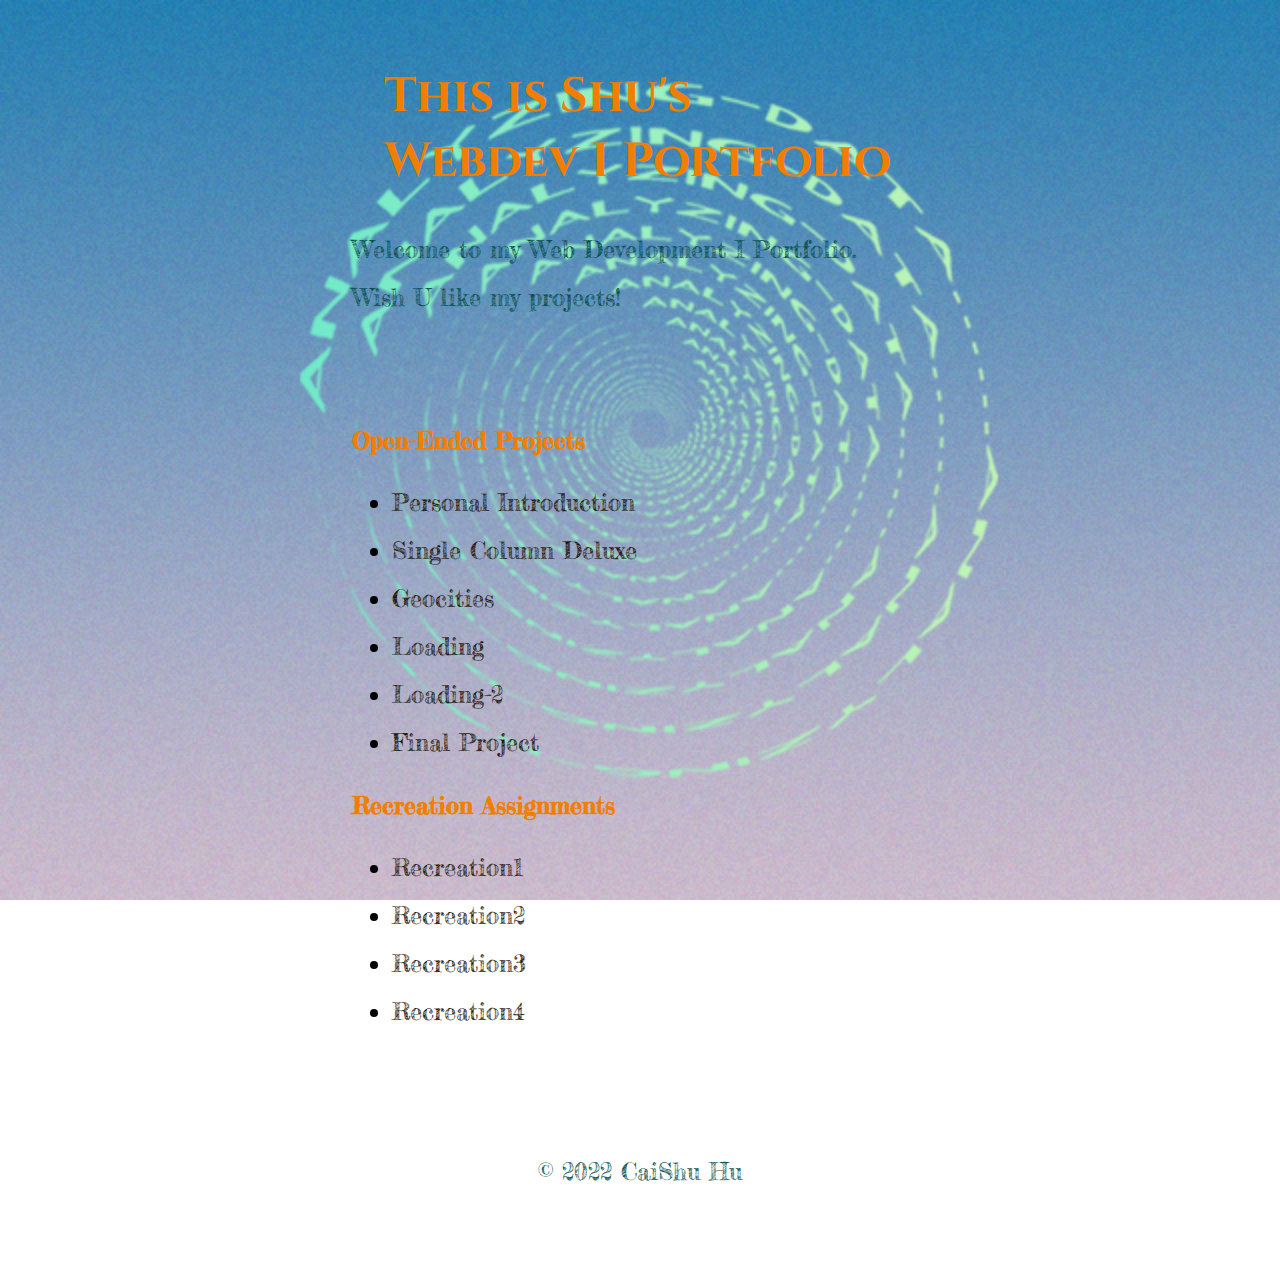
<file: index.html>
<!DOCTYPE html>
<html lang="en">
<head>
    <meta charset="UTF-8">
    <meta http-equiv="X-UA-Compatible" content="IE=edge">
    <meta name="viewport" content="width=Webdev, initial-scale=1.0">
    <link rel="stylesheet" href="style.css">
    <title>Webdev1 Portfolio</title>
</head>
<body>
    <header>
    <h1>This is Shu's Webdev I Portfolio</h1> 
    <p>Welcome to my Web Development I Portfolio. </p><p>Wish U like my projects!</p>
    </header>
    <main>
        <section>
            <h2>Open-Ended Projects</h2>
        <nav>
            <ul>
           <li><a href="/projects/personal-introduction/">Personal Introduction</a></li>
            <li><a href="/projects/single-column-deluxe/">Single Column Deluxe </a></li>
            <li><a href="/projects/geocities/">Geocities </a></li>
            <li><a href="/projects/loading/">Loading </a></li>
            <li><a href="/projects/loading2/">Loading-2</a></li>
            <li><a href="/projects/final project/">Final Project</a></li>
          </ul>
          </nav>
        </section>
        <section>
            <h2>Recreation Assignments</h2>
            <nav>
                <ul>
                <li><a href="/projects/recreation1">Recreation1</a></li>

                <li><a href="/projects/recreation2">Recreation2</a></li>
                <li><a href="/projects/recreation3">Recreation3</a></li>
                <li><a href="/projects/recreation4">Recreation4</a>
            </li>
            </ul>
            </nav>

        
            
        </section>
    </main>

    <footer>
        <div class="center">
        <p>&copy; 2022 CaiShu Hu</p>
        </div>
    </footer>
</body>

</html>
</file>
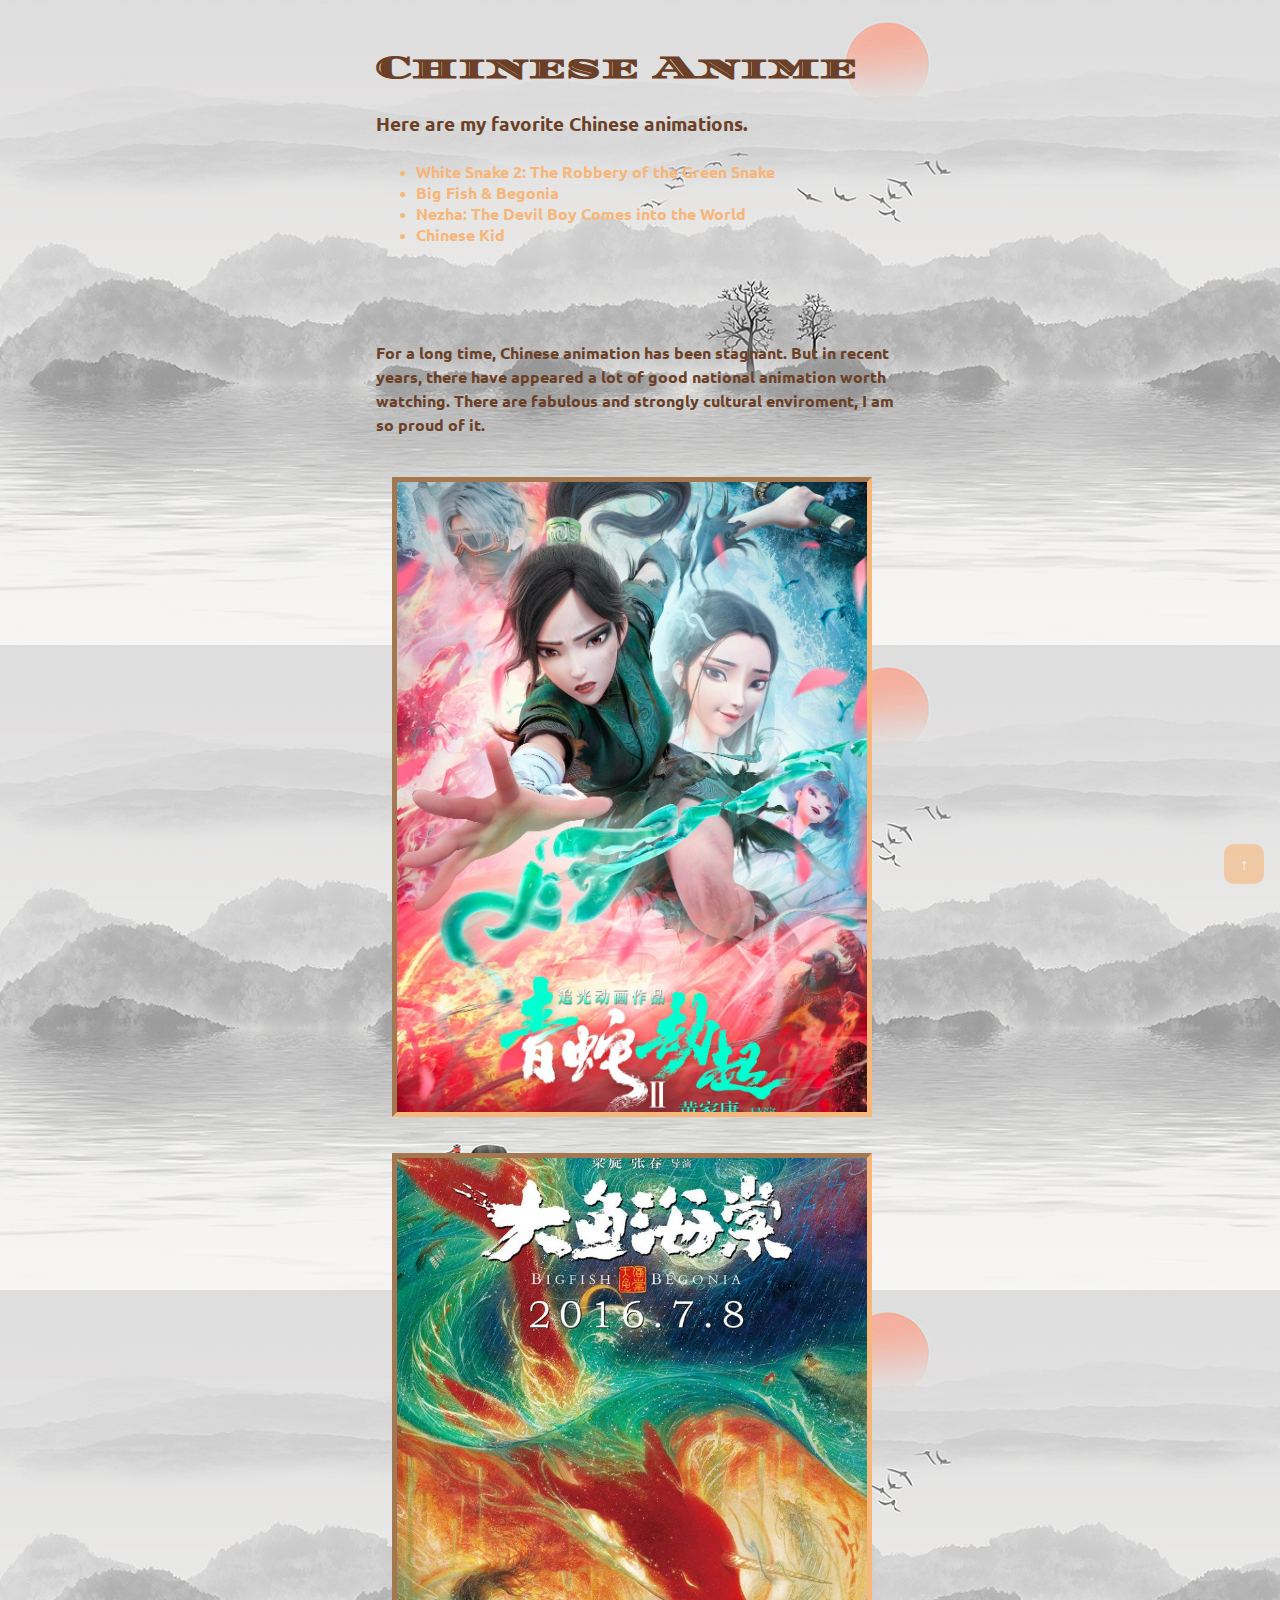
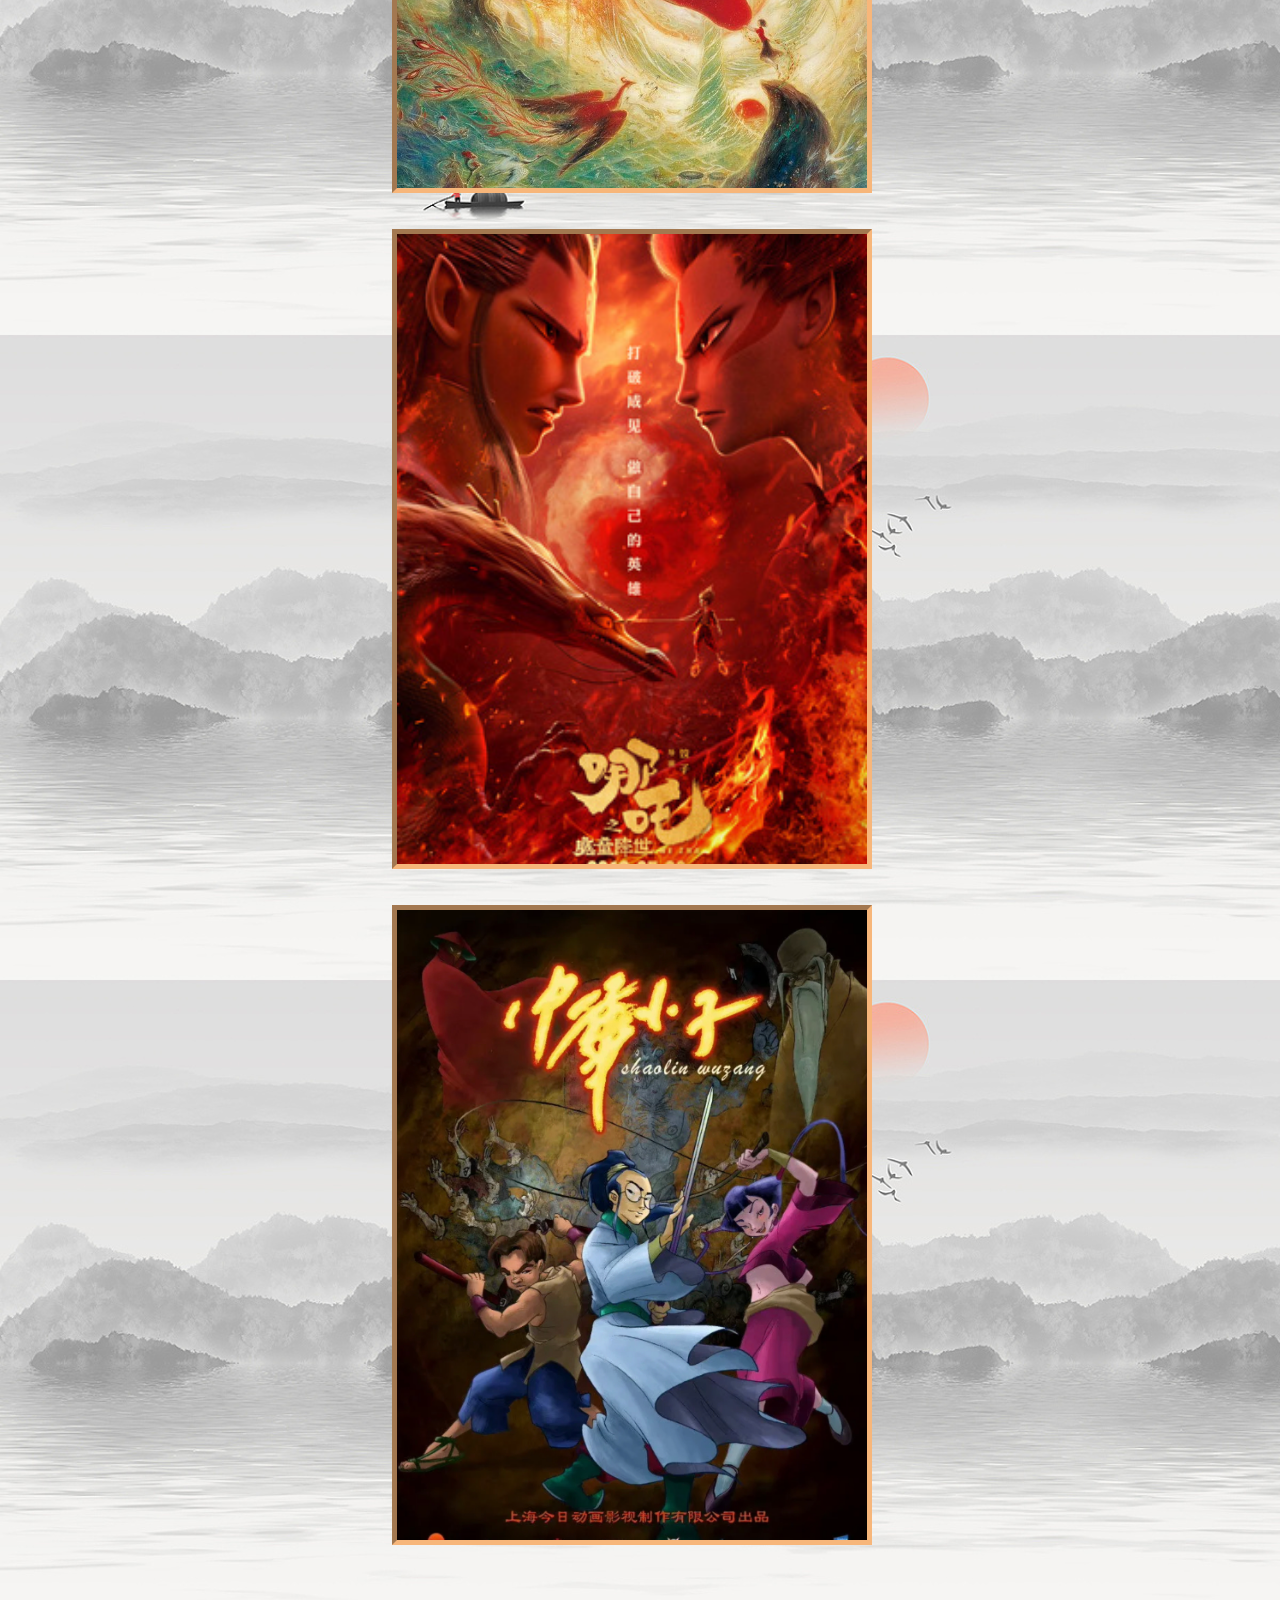
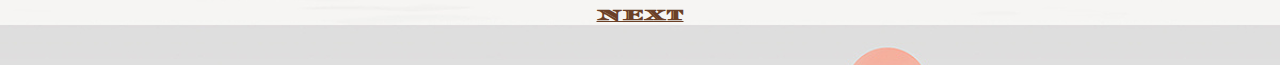
<file: projects/final project/index.html>
<!DOCTYPE html>
<html lang="en">
<head>
    <meta charset="UTF-8">
    <meta http-equiv="X-UA-Compatible" content="IE=edge">
    <meta name="viewport" content="width=Webdev, initial-scale=1.0">
    <link rel="stylesheet" href="style.css">
    <title>Chinese Anime  </title>
</head>





<header>
  <div class="center">
    <h1> Chinese Anime</h1>
    <h2>Here are my favorite Chinese animations.</h2>
    <nav>
      <ul>
      <li><a href="https://www.cbr.com/chinese-animated-must-see-films/">White Snake 2: The Robbery of the Green Snake
  </a></li>
      <li><a href="https://www.cbr.com/chinese-animated-must-see-films/">Big Fish & Begonia
  </a></li>
      <li><a href="https://www.cbr.com/chinese-animated-must-see-films/">Nezha: The Devil Boy Comes into the World
  </a></li>
      <li><a href="https://www.sohu.com/a/227269813_100120117">Chinese Kid
  </a></li>
       
      </ul>
    </nav>
  </div>
  </header>
      
<main class="center">
  <p>For a long time, Chinese animation has been stagnant. But in recent years, there have appeared a lot of good national animation worth watching. There are fabulous and strongly cultural enviroment, I am so proud of it.</p>
    <div class="container">
      <img src="img/Qingshe.jpeg" alt="The Green Snake">
      <div class="overlay">White Snake 2: The Robbery of the Green Snake</div>
    </div>
    <div class="container">
      <img src="img/dayu.jpeg" alt="Big fish">
      <div class="overlay">Big Fish & Begonia</div>
    </div>
    <div class="container">
      <img src="img/nezha.jpeg" alt="Nezha">
      <div class="overlay">Nezha: The Devil Boy Comes into the World</div>
    </div>
    <div class="container">
      <img src="img/chinese kid.jpg" alt="Chinese Kid">
      <div class="overlay">Chinese Kid</div>
    </div>
       
    </main>

    <a href="#top" class="back-to-top">&uarr;</a>

    <footer><a id=text href="page2.html">NEXT</a>
    </footer>
</file>
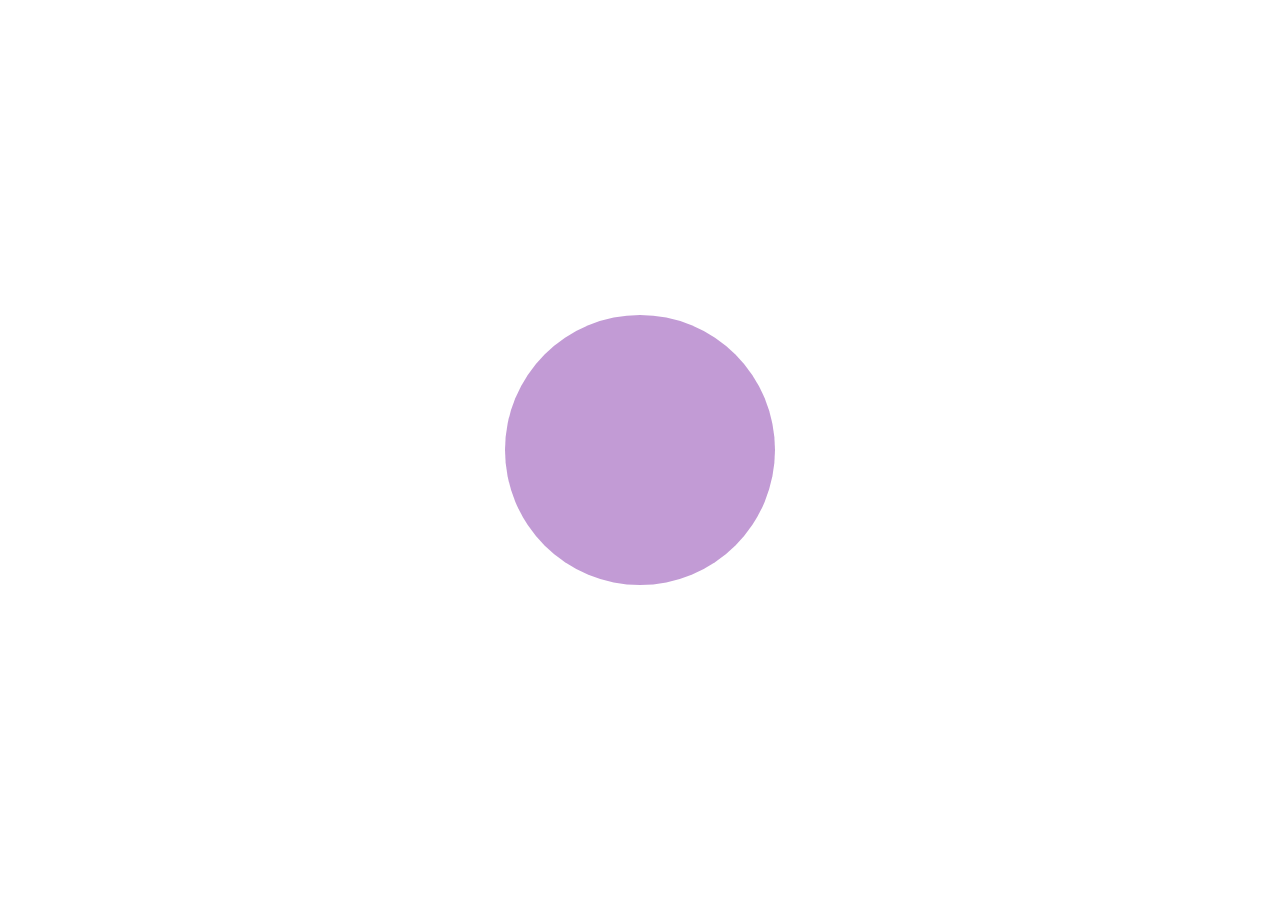
<file: projects/loading/index.html>
<!DOCTYPE html>
<html lang="en">
<head>
    <meta charset="UTF-8">
    <meta http-equiv="X-UA-Compatible" content="IE=edge">
    <meta name="viewport" content="width=Webdev, initial-scale=1.0">
    <link rel="stylesheet" href="style.css">
    <title>Loading</title>
</head>

<div class="container">
    <div class="wave"></div>
    <h5>...LOADING...</h5>
  </div>
</file>
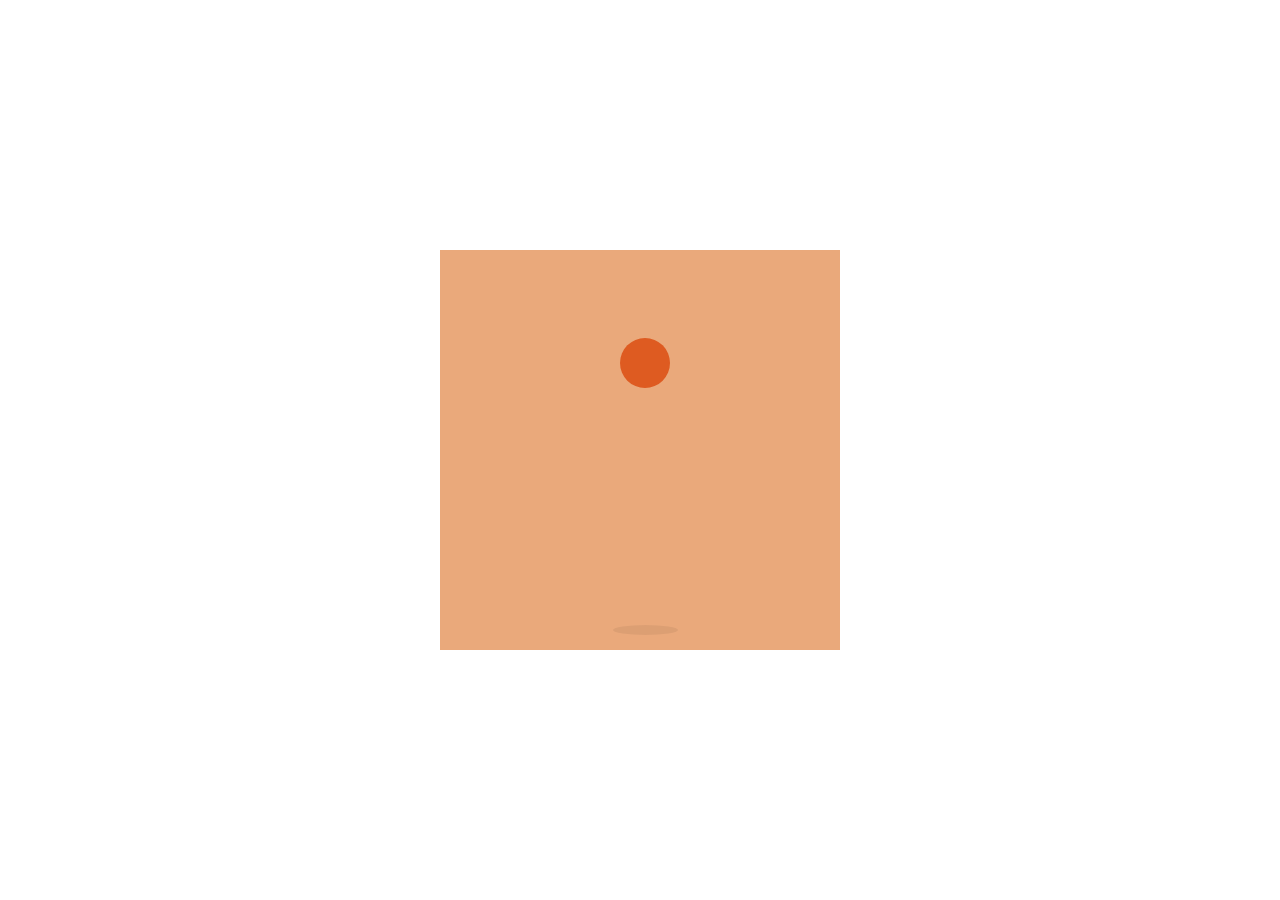
<file: projects/loading2/index.html>
<!DOCTYPE html>
<html lang="en">
<head>
    <meta charset="UTF-8">
    <meta http-equiv="X-UA-Compatible" content="IE=edge">
    <meta name="viewport" content="width=Webdev, initial-scale=1.0">
    <link rel="stylesheet" href="style.css">
    <title>Loading2</title>
</head>
<div id="waiting">
    <div class="bg">
      <div class="ball"></div>
         
    </div>
    <div class="shadow"></div>
  
  </div>
</file>
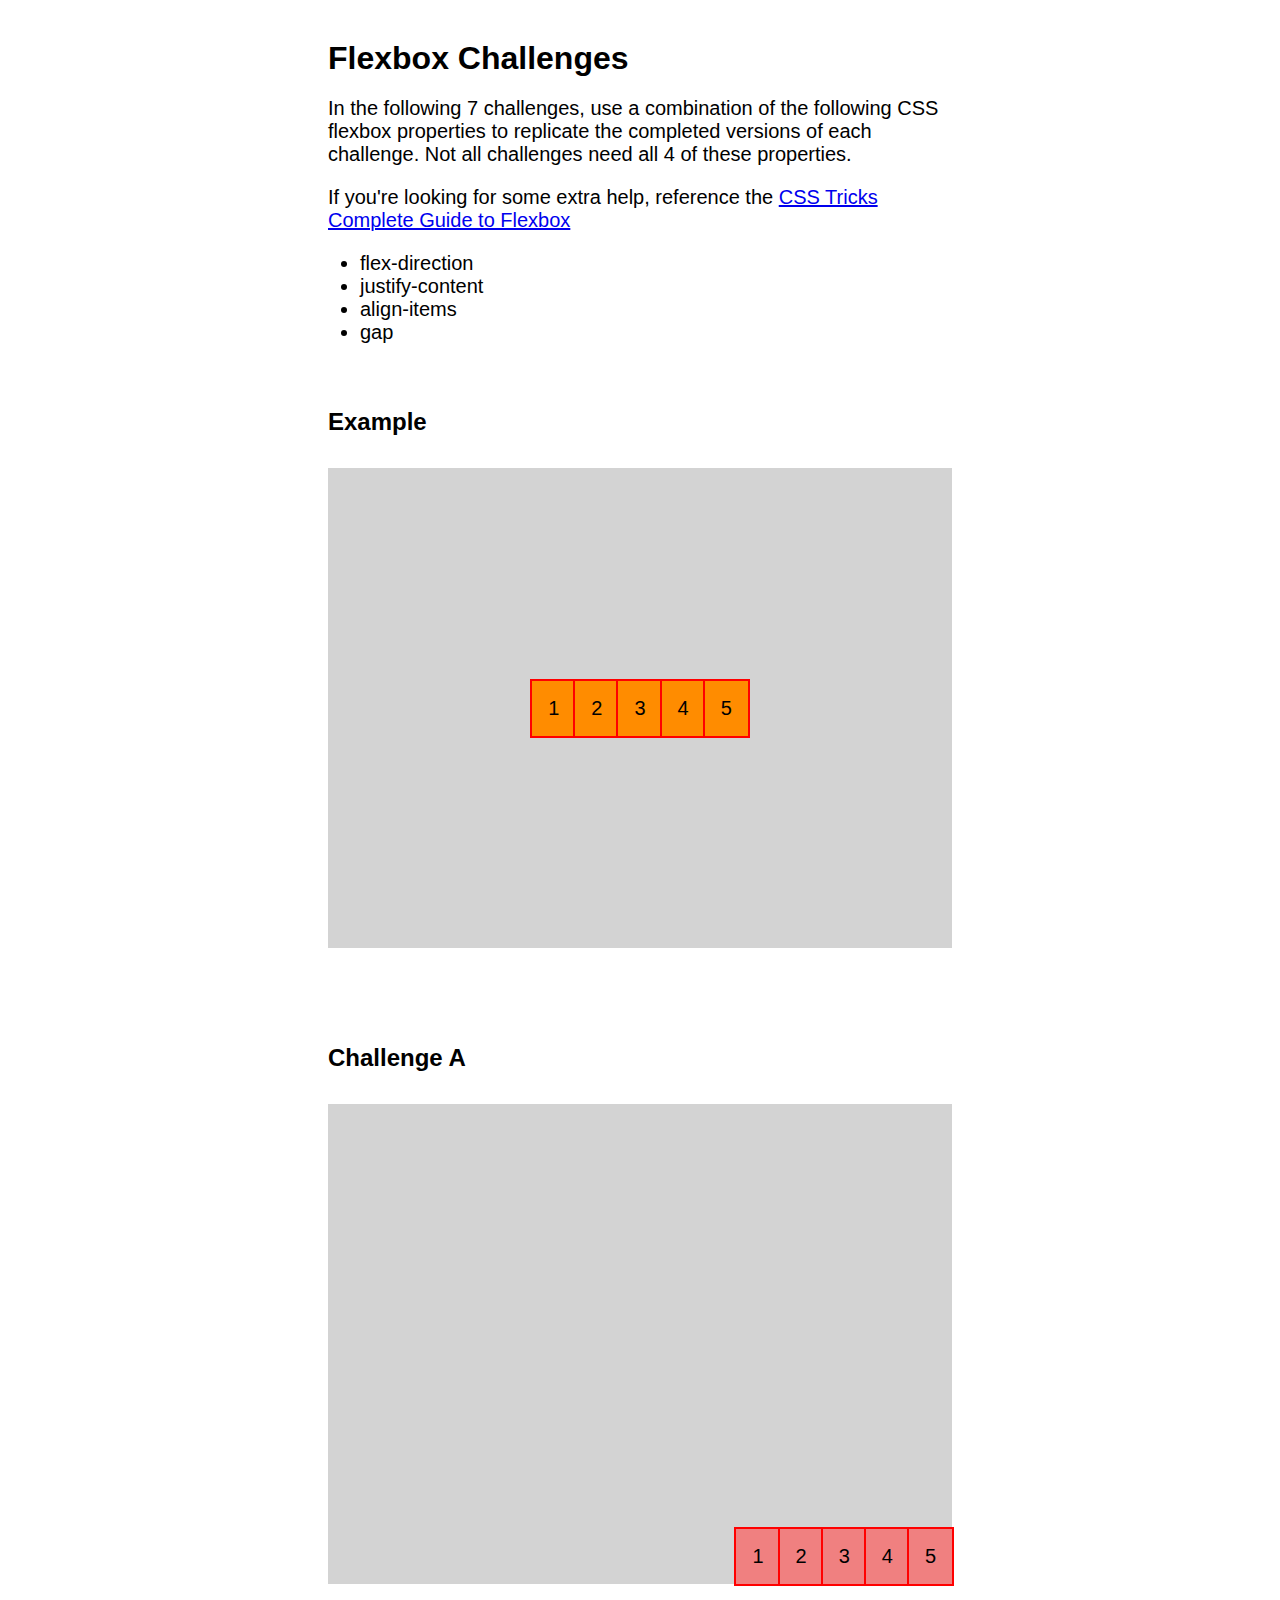
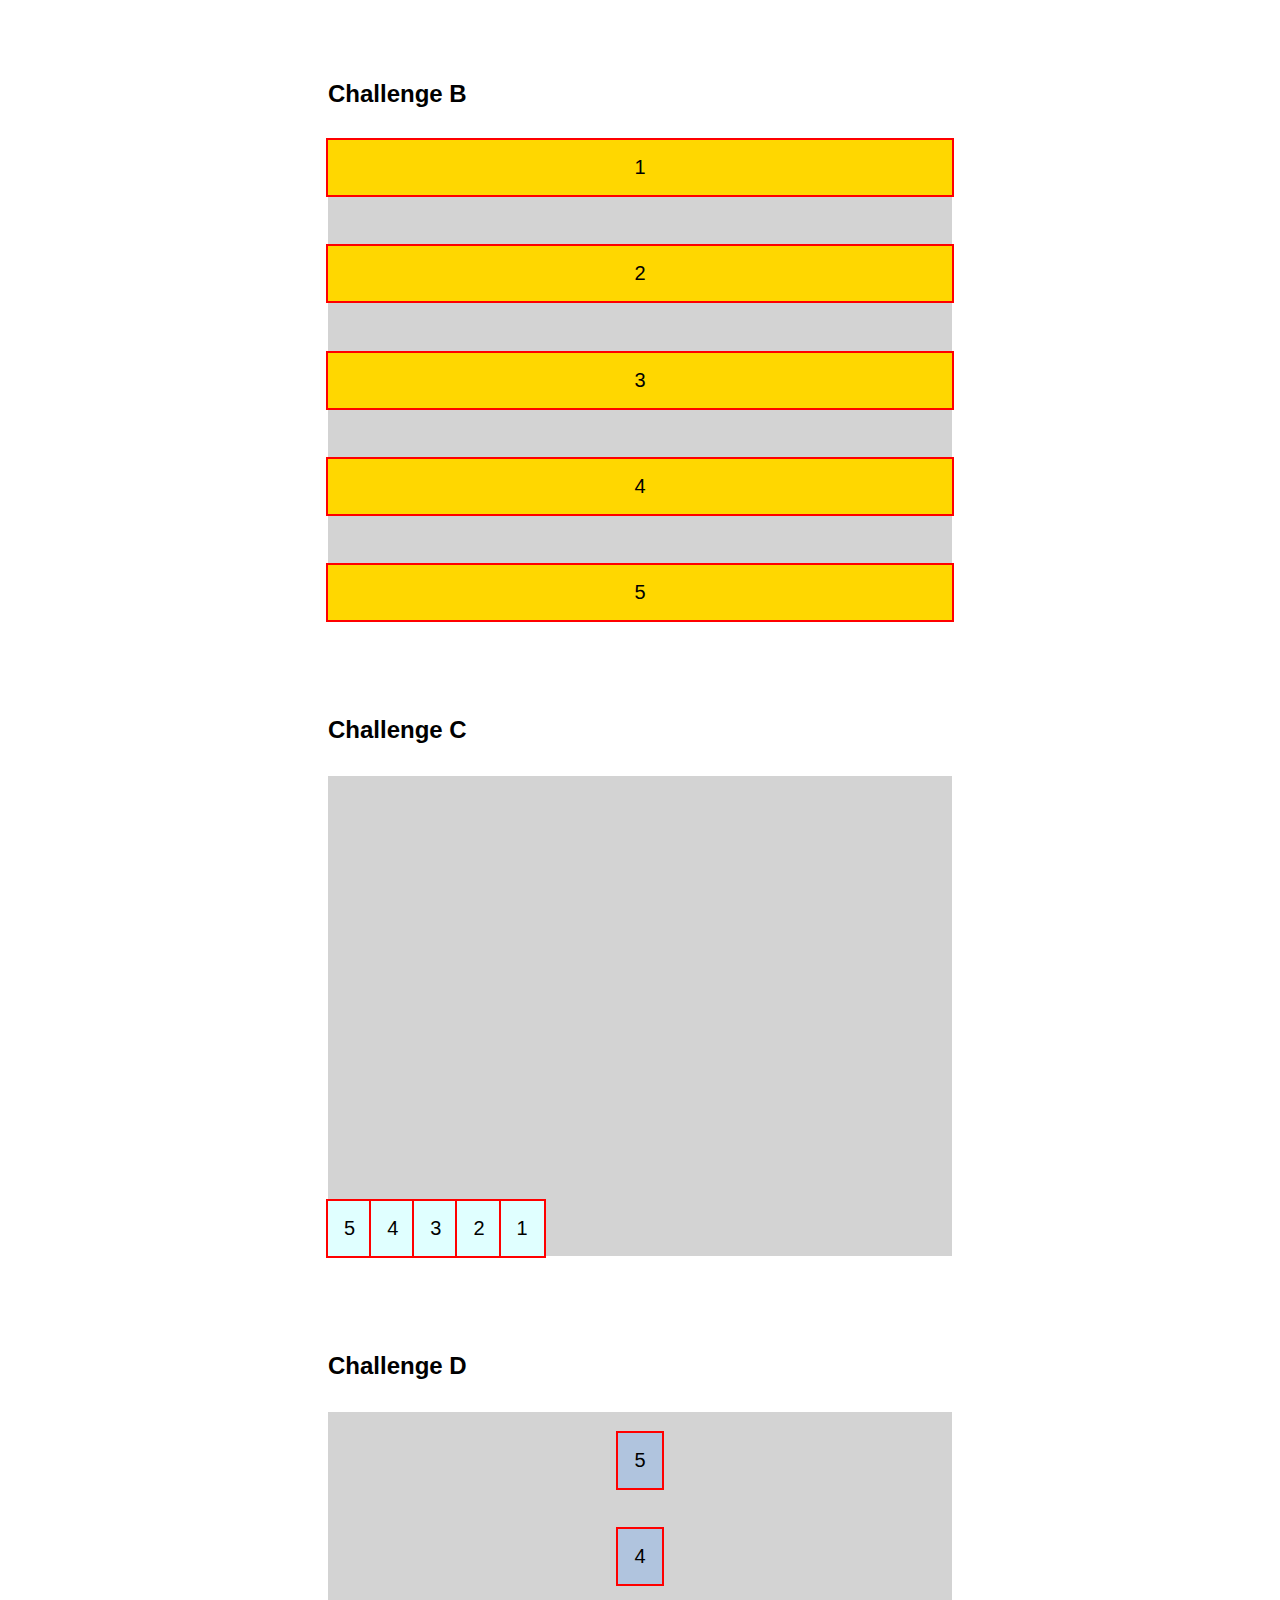
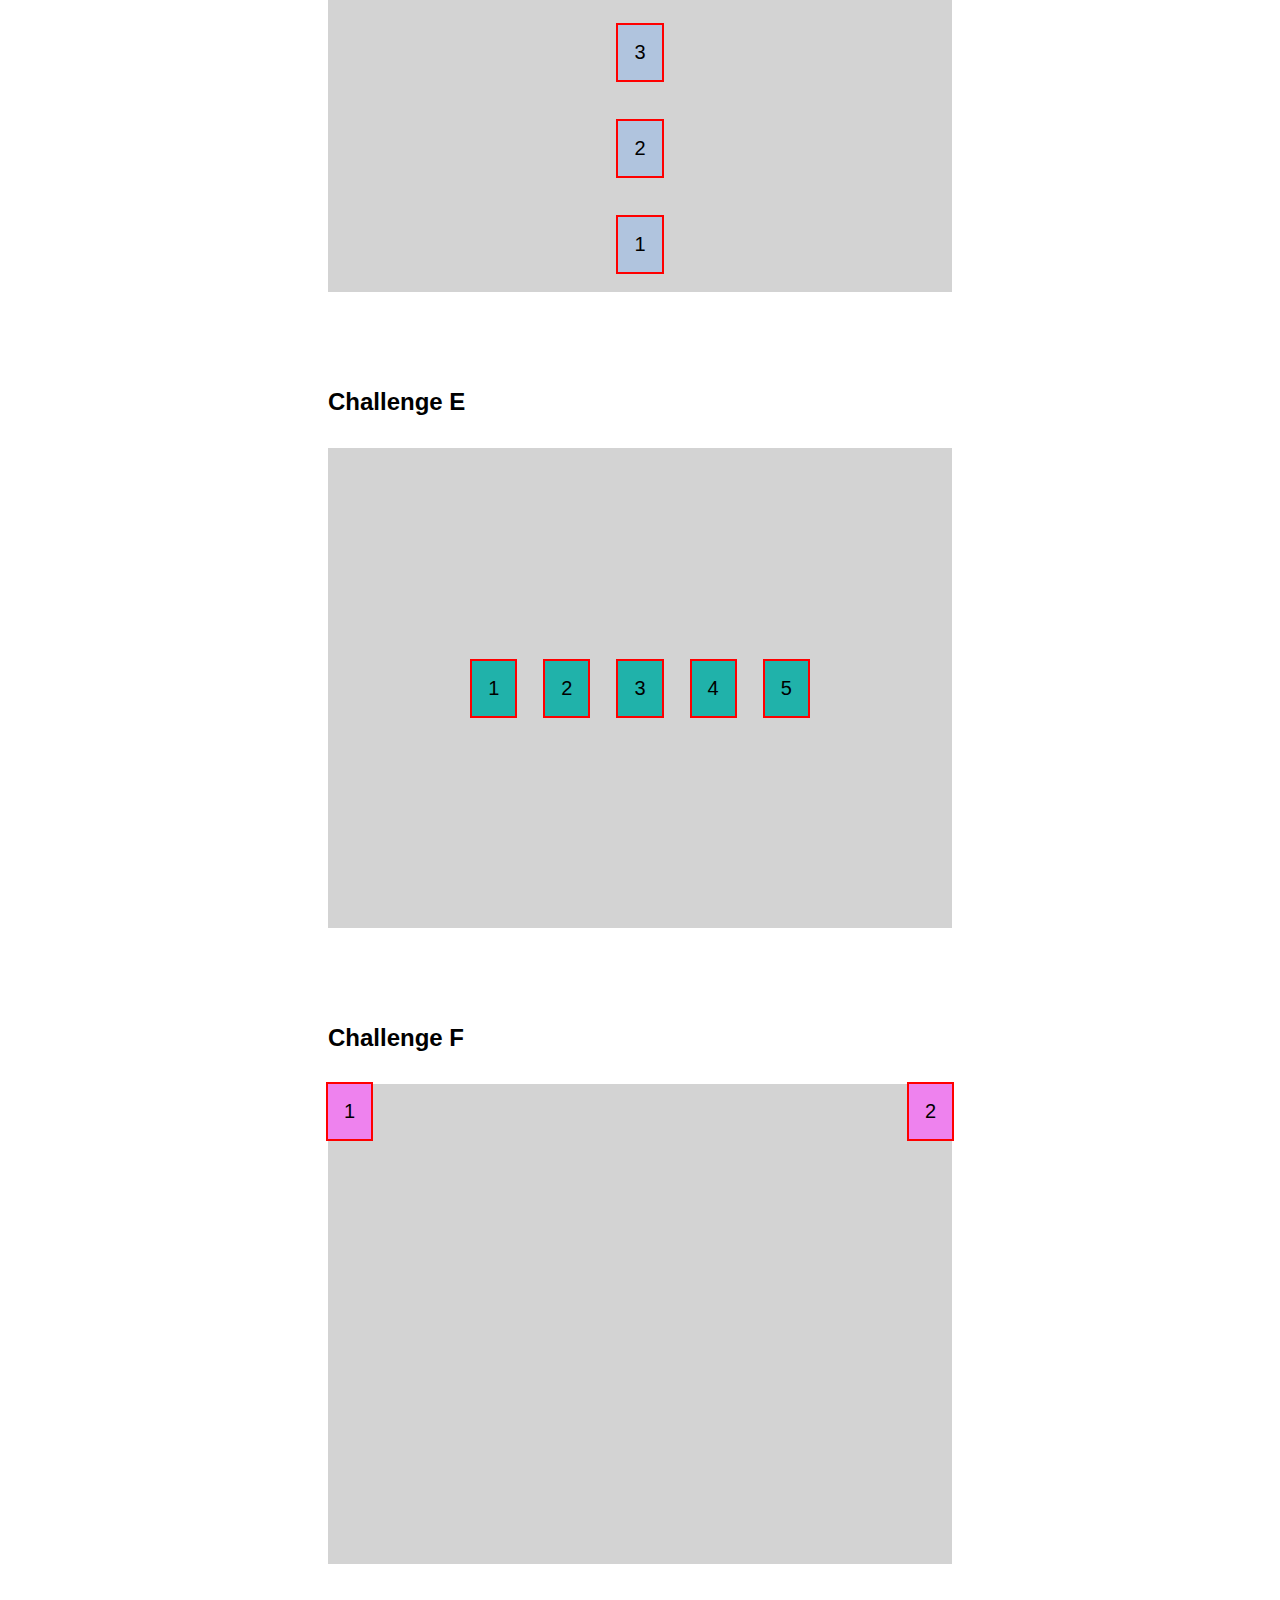
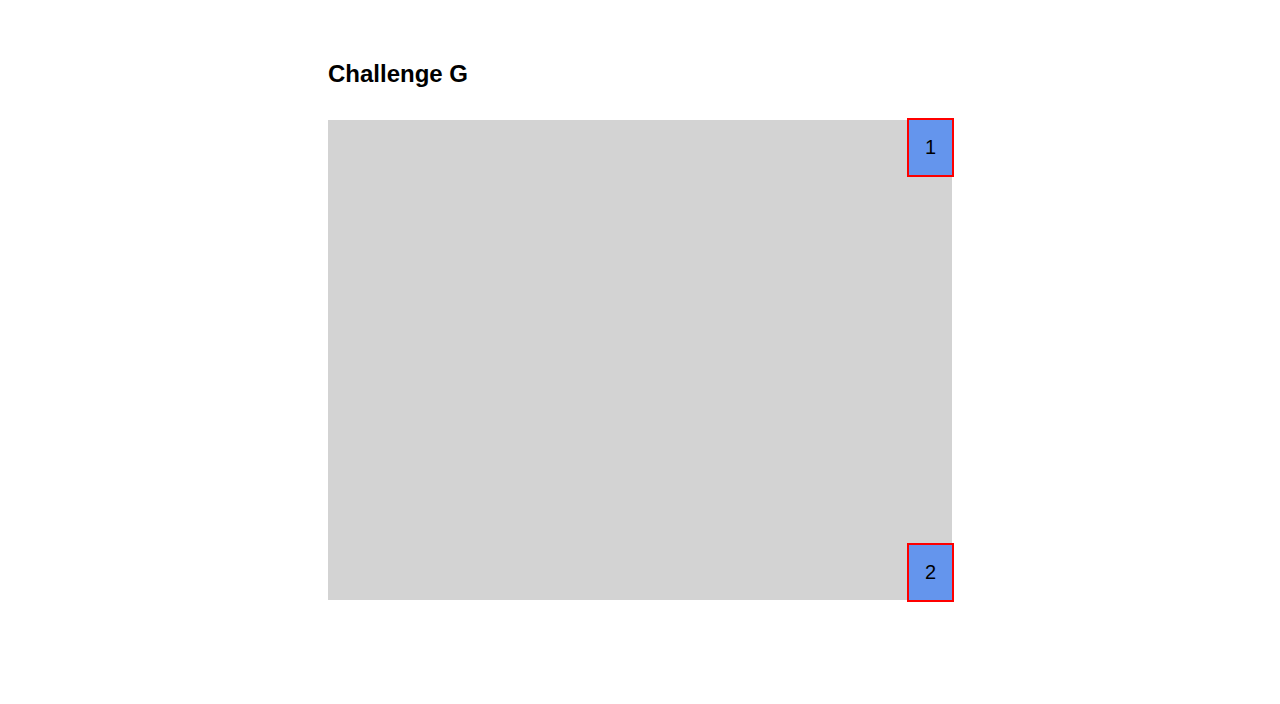
<file: projects/recreation3/index.html>
<!DOCTYPE html>
<html lang="en">
<head>
    <meta charset="UTF-8">
    <meta http-equiv="X-UA-Compatible" content="IE=edge">
    <meta name="viewport" content="width=Webdev, initial-scale=1.0">
    <link rel="stylesheet" href="style.css">
    <title>Recreation3</title>
</head>

<header>
    <h1>Flexbox Challenges</h1>
    <p>In the following 7 challenges, use a combination of the following CSS flexbox properties to replicate the completed versions of each challenge. Not all challenges need all 4 of these properties.</p>
    <p>If you're looking for some extra help, reference the <a href="https://css-tricks.com/snippets/css/a-guide-to-flexbox/" target="_blank">CSS Tricks Complete Guide to Flexbox</a></p>
    <ul>
      <li>flex-direction</li>
      <li>justify-content</li>
      <li>align-items</li>
      <li>gap</li>
    </ul>
</header>

<section>
  <h2>Example</h2>
  <div class="container example">
      <div class="flex-item">1</div>
      <div class="flex-item">2</div>
      <div class="flex-item">3</div>
      <div class="flex-item">4</div>
      <div class="flex-item">5</div>
  </div>
</section>

<section>
  <h2>Challenge A</h2>
  <div class="container a">
      <div class="flex-item">1</div>
      <div class="flex-item">2</div>
      <div class="flex-item">3</div>
      <div class="flex-item">4</div>
      <div class="flex-item">5</div>
  </div>
</section>

<section>
  <h2>Challenge B</h2>
  <div class="container b">
      <div class="flex-item">1</div>
      <div class="flex-item">2</div>
      <div class="flex-item">3</div>
      <div class="flex-item">4</div>
      <div class="flex-item">5</div>
  </div>
</section>

<section>
  <h2>Challenge C</h2>
  <div class="container c">
      <div class="flex-item">1</div>
      <div class="flex-item">2</div>
      <div class="flex-item">3</div>
      <div class="flex-item">4</div>
      <div class="flex-item">5</div>
  </div>
</section>

<section>
  <h2>Challenge D</h2>
  <div class="container d">
      <div class="flex-item">1</div>
      <div class="flex-item">2</div>
      <div class="flex-item">3</div>
      <div class="flex-item">4</div>
      <div class="flex-item">5</div>
  </div>
</section>

<section>
  <h2>Challenge E</h2>
  <div class="container e">
      <div class="flex-item">1</div>
      <div class="flex-item">2</div>
      <div class="flex-item">3</div>
      <div class="flex-item">4</div>
      <div class="flex-item">5</div>
  </div>
</section>

<section>
  <h2>Challenge F</h2>
  <div class="container f">
      <div class="flex-item">1</div>
      <div class="flex-item">2</div>
  </div>
</section>

<section>
  <h2>Challenge G</h2>
  <div class="container g">
      <div class="flex-item">1</div>
      <div class="flex-item">2</div>
  </div>
</section>
</file>
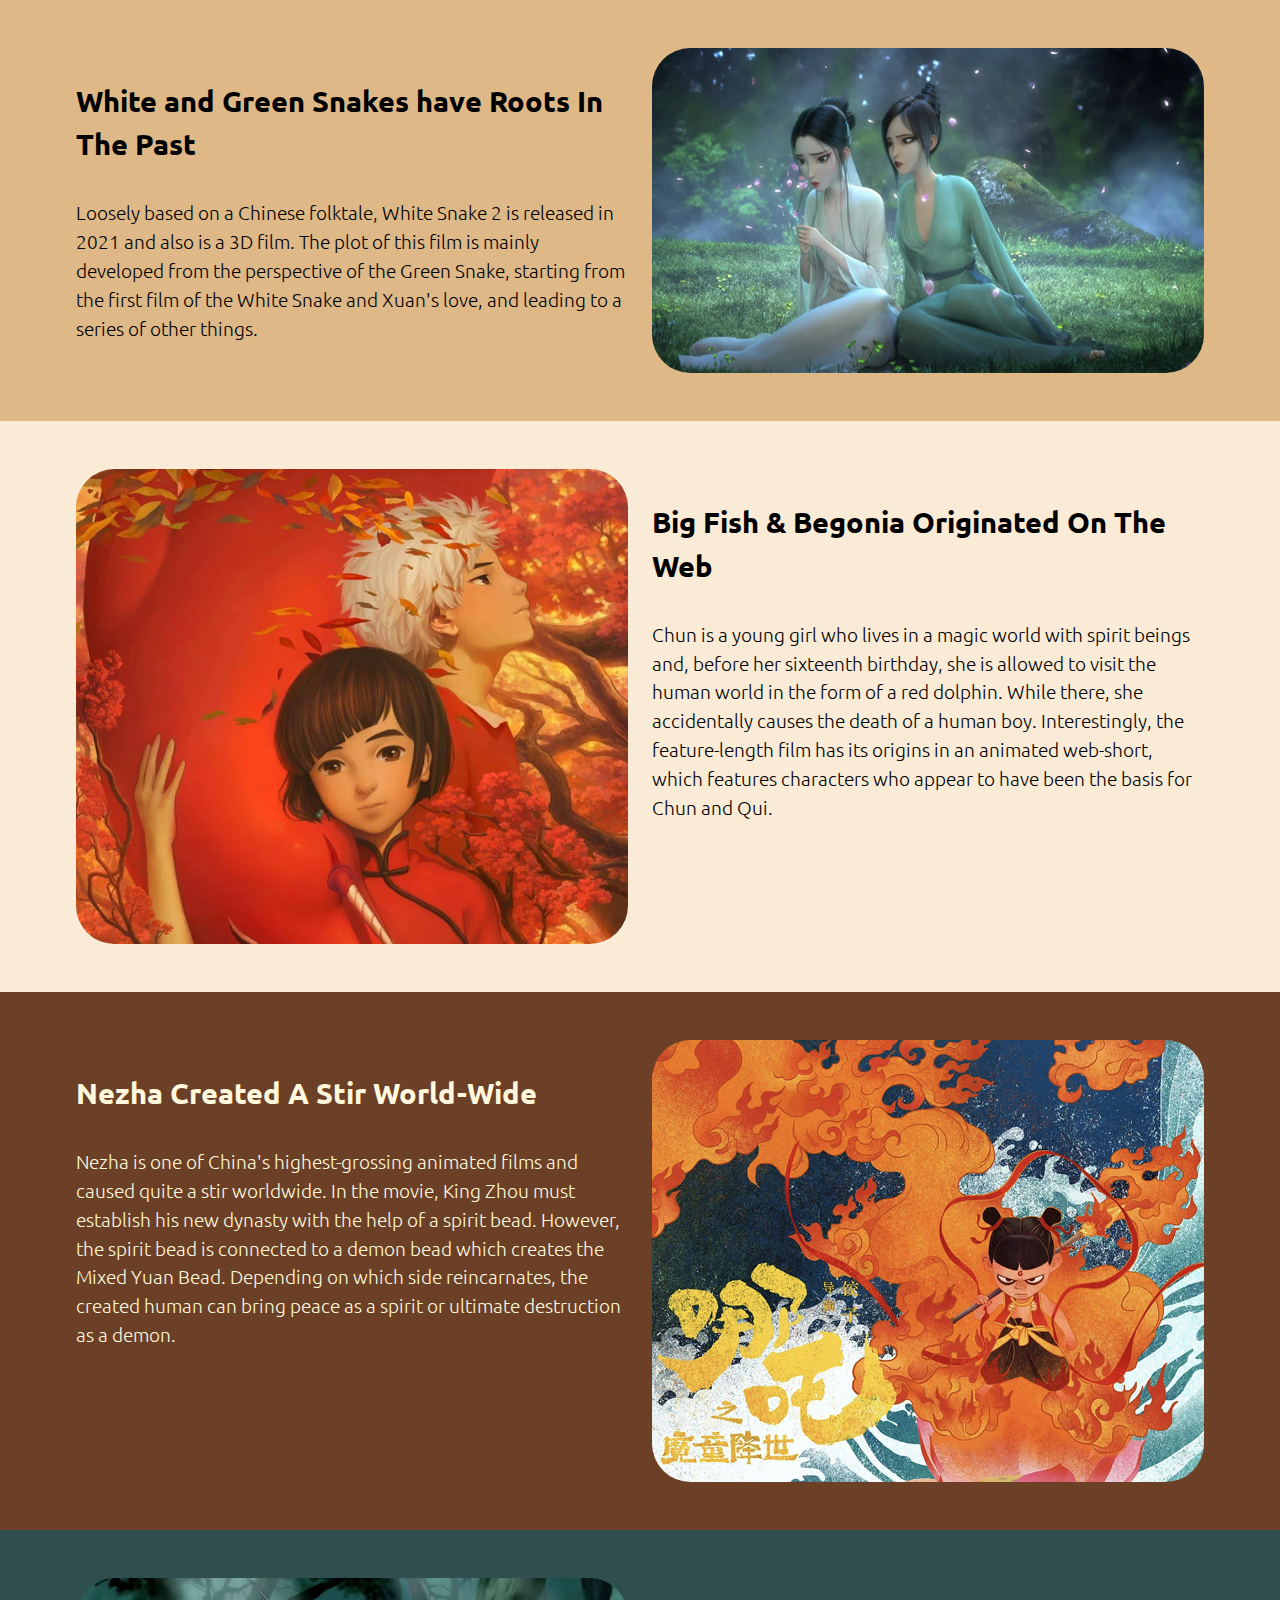
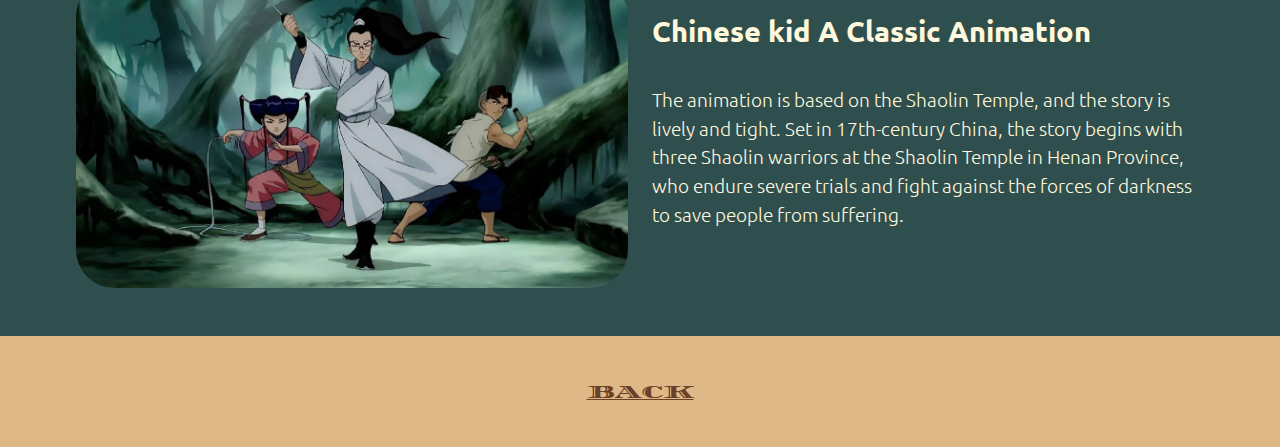
<file: projects/final project/page2.html>
<!DOCTYPE html>
<html lang="en">
<head>
    <meta charset="UTF-8">
    <meta http-equiv="X-UA-Compatible" content="IE=edge">
    <meta name="viewport" content="width=Webdev, initial-scale=1.0">
    <link rel="stylesheet" href="main.css">
    <title>Introduction</title>
</head>

<section class="bg-initial">
    <div class="container">
    <div class="set">
        <div >
            <h2>White and Green Snakes have Roots In The Past</h2>
            <p>Loosely based on a Chinese folktale, White Snake 2 is released in 2021 and also is a 3D film. The plot of this film is mainly developed from the perspective of the Green Snake, starting from the first film of the White Snake and Xuan's love, and leading to a series of other things. </p>
        </div>
         <div><img  src="img/greensnake.png" alt="Greensnake"></div>
    </div>
    </div>

</section>

<section class="bg-light">
    <div class="container">
    <div class="set">
        <div><img src="img/haitang.jpg" alt="Begonia"></div>
       <div>
            <h2>Big Fish & Begonia Originated On The Web</h2>
            <p>Chun is a young girl who lives in a magic world with spirit beings and, before her sixteenth birthday, she is allowed to visit the human world in the form of a red dolphin. While there, she accidentally causes the death of a human boy. Interestingly, the feature-length film has its origins in an animated web-short, which features characters who appear to have been the basis for Chun and Qui.</p>
        </div>
    </div>
    </div>
</section>

<section class="bg-dark">
    <div class="container">
    <div class="set">
        <div >
            <h2>Nezha Created A Stir World-Wide</h2>
            <P>
                Nezha is one of China's highest-grossing animated films and caused quite a stir worldwide. In the movie, King Zhou must establish his new dynasty with the help of a spirit bead. However, the spirit bead is connected to a demon bead which creates the Mixed Yuan Bead. Depending on which side reincarnates, the created human can bring peace as a spirit or ultimate destruction as a demon.
            </P>
        </div>
        <div><img src="img/motong.png" alt="Nezha"></div>
    </div>
    </div>
</section>

<section class="bg-brown">
    <div class="container">
    <div class="set">
        <div><img src="img/shaolin.jpg" alt="Cinese kid"></div>
        <div>
            <h2>Chinese kid A Classic Animation </h2>
            <p>The animation is based on the Shaolin Temple, and the story is lively and tight. Set in 17th-century China, the story begins with three Shaolin warriors at the Shaolin Temple in Henan Province, who endure severe trials and fight against the forces of darkness to save people from suffering.</p>
        </div>
    </div>
    </div>
   
</section>


<footer> <a id=text href="index.html"> BACK </a> </footer>
</file>
<file: style.css>
@import url('https://fonts.googleapis.com/css2?family=Cinzel:wght@600&family=Fredericka+the+Great&display=swap');

* {
    margin: 0;
   
  }
html{
    scroll-behavior: smooth;
}

body{
    background-image:url(images/bg.png) ;
    background-attachment: fixed;
    background-size: cover;
    background-position: center;
    margin: 0 auto;
    max-width: 40rem;
}

header{
    padding:2rem;
    margin-bottom:1rem;
}
  h1{
    font-family:'Cinzel', serif;
    font-size:3rem;
    padding:2rem;
    color:#f17e00;
  }

  main{
    padding: 2rem;;
  }

h2{
    font-size: 1.5rem;
    margin:1.5rem 0;
    color:#f17e00;

}

h2,
body {
  font-family: 'Fredericka the Great', cursive;
}

p,
footer{
    color:#084f4b;
}

nav a {
    color:#21160b;
    text-decoration-line: none;
  }
  
  a:hover {
    color:#eaccb4;
  }
  
  footer{
    font-size: 1rem;
    text-align: center;
    padding: 5rem;;
  }

  .center{
    max-width: 35rem;
    margin: 0 auto;
    
  }

  nav,
  p
  { 
    line-height: 3rem;
    font-size: 1.5rem;
  }
</file>
<file: projects/final project/style.css>
@import url('https://fonts.googleapis.com/css2?family=Diplomata+SC&family=Ubuntu:wght@300&display=swap');


* {
    margin: 0;
    box-sizing: border-box;
  }
  

html {
    scroll-behavior: smooth;
  }

  body{
    background:url(img/shanshui.jpg);
    
    background-size:contain
  }

  header {
     color:#6b4027;
    padding: 3rem;
    margin-bottom: 3rem;
  }

  h1{
    font-family: 'Diplomata SC', cursive; 
  }

  h2{
    font-size: 1.2rem;
    margin:1.5rem 0;
  }
  h2,a ,p{
    font-family: 'Ubuntu', sans-serif;
    font-weight:bolder;
   
  }

  ul,a{
    color:#f7b67a;

  }

  a:hover{
    color:#2b141b;

  }
  nav a {
    font-size: 1rem;
    text-decoration-line: none;
    margin-right: 1rem;
  }

  P{
    color:#6b4027;
    font-size:1rem;
    margin:1.5rem 0;
    line-height:1.5em;;
  }
  
  .center{
    max-width: 33rem;
    margin: 0 auto;
  }
  .container {
    width: 30rem;
    height: 40rem;
    border: 5px inset #f7b67a ;
    position: relative;
    
    display: inline-block;
    margin: 1rem;
   
  }
  
  
  .container img {
    width: 100%;
    height: 100%;
 
    object-fit: cover;
    object-position: center;
    position: absolute;
   
  }



  .overlay {
    background-color: rgba(107, 64, 39, .5);
    opacity: 0;
    width: 100%;
    height: 100%;
    position: absolute;
    font-size: 1rem;
    font-family:'Diplomata SC', cursive ;
    color: #f7b67a;
    display: grid;
    place-items: center;
    transition: opacity .4s;
  
  }
  
  .container:hover .overlay {
    opacity: 1;
   
  }


  
.back-to-top {
    color: white;
    background-color: #f7b67a;
    padding: 1.25em 1em;
    line-height:0;
    position: fixed;
    bottom: 0px;
    right: 0px;
    margin: 1em;
    text-decoration: none;
    border-radius: 10px;
    opacity:0.6;
  }

  footer{
  
    text-align: center;
    margin:0 auto;
    padding: 2.5rem;;
}

#text{
    color:#6b4027;
    font-family:'Diplomata SC', cursive;
    
}
</file>
<file: projects/loading/style.css>
* {
    margin: 0;
    padding: 0;
    box-sizing: border-box;
  }

  .container {
    width: 270px;
    height: 270px;
    display: inline-block;
    background-color: #c29bd5;
    border-radius: 50%;
    position: absolute;
    margin: auto;
    left:0;
    top:0;
    bottom:0;
    right:0;
    
  }
  
  .wave {
    height: 250px;
    width: 250px;
    display: inline-block;
    border-radius: 50%;
    position: relative;
    left: 10px;
    top: 10px;
    background: url("https://csmshipping.com/wp-content/uploads/2020/02/Asset-19-1024x142.png");
    background-repeat: repeat;
    background-position: -600px 0;
    animation: fill 5s infinite;
    animation-fill-mode: forwards;
  }
  @keyframes fill {
    0% {
      background-position: 0px 0px;
    }
    
  }
  
  h5 {
    color: #1c4211;
    text-align: center;
    margin: 30px 0px;
    letter-spacing: 5px;
    font-size: 20px;
    font-weight: 400;
    opacity: 0;
    animation: font 4s linear 0s infinite;
  }
  @keyframes font {
    50% {
      opacity: 1;
    }
  }
</file>
<file: projects/loading2/style.css>
* {
    margin: 0;
    padding: 0;
    box-sizing: border-box;
  }


 #waiting {
    background-color: #eaa97b;
    height: 400px;
    width: 400px;
    position: absolute;
    margin: auto;
    left:0;
    top:0;
    bottom:0;
    right:0;
    z-index:-1;
  }
  
  .ball {
    background-color: #de5b21;
    height: 50px;
    width: 50px;
    border-radius: 50%;
    position: relative;
    top: 88px;
    left: 180px;
    animation: bounce 1s alternate infinite ease;
  }
  
  
  @keyframes bounce {
    0% {
      height: 50px;
      width: 40px;
    }
  
    30% {
      height: 45px;
      width: 40px;
    }
  
    60% {
      height: 40px;
      width: 45px;
      transform: translateY(250px);
    }
  
    80% {
      height: 50px;
      width: 45px;
    }
  
    100% {
      transform: translateY(0px);
    }
  }
  
  .bg {
    width: 55px;
    height: 50px;
  }
  
  .shadow {
    background-color: rgba(8, 8, 8, 0.06);
    height: 10px;
    width: 65px;
    border-radius: 50%;
    position: relative;
    top: 325px;
    left: 173px;
    z-index: 1;
    animation: shrink 1s alternate infinite;
  }
  
  
  
  
  @keyframes shrink {
    50% {
      transform: scaleX(0.5);
    }
  }
</file>
<file: projects/recreation3/style.css>
.example {
    justify-content: center;
    align-items: center;
  }
  
  .a {
    flex-flow: row wrap;
    justify-content: flex-end;
    align-items: flex-end;
  }
  
  .b {
    justify-content: space-between;
    flex-flow: column wrap;
  }
  
  .c {
    justify-content: flex-end;
    align-items: flex-end;
    flex-direction: row-reverse;
  }
  
  .d {
    flex-direction: column-reverse;
    align-items: center;
    justify-content: space-around;
  }
  
  .e {
    justify-content: center;
    align-items: center;
    gap: 30px;
  }
  
  .f {
    justify-content: space-between;
    align-items: flex-start;
  }
  
  .g {
    flex-flow: column wrap;
    align-items: flex-end;
    justify-content: space-between;
  }
  
  * {
    margin: 0;
    padding: 0;
    box-sizing: border-box;
  }
  
  body {
    font-family: Arial;
    max-width: 40rem;
    margin: 0 auto;
    padding: 0.5rem;
  }
  
  p {
    font-size: 1.25rem;
    margin: 1em 0;
  }
  
  ul {
    margin-left: 2rem;
    font-size: 1.25rem;
  }
  
  header {
    padding: 2rem 0;
  }
  
  section {
    margin-bottom: 6rem;
  }
  
  section h2 {
    margin: 2rem 0;
  }
  
  .container {
    display: flex;
  
    background-color: lightgray;
    height: 30rem;
  }
  
  .flex-item {
    padding: 1rem;
    font-size: 1.25rem;
    outline: 2px solid red;
    text-align: center;
  }
  
  .example .flex-item {
    background-color: darkorange;
  }
  
  .a .flex-item {
    background-color: lightcoral;
  }
  
  .b .flex-item {
    background-color: gold;
  }
  
  .c .flex-item {
    background-color: lightcyan;
  }
  
  .d .flex-item {
    background-color: lightsteelblue;
  }
  
  .e .flex-item {
    background-color: lightseagreen;
  }
  
  .f .flex-item {
    background-color: violet;
  }
  
  .g .flex-item {
    background-color: cornflowerblue;
  }
</file>
<file: projects/final project/main.css>
@import url('https://fonts.googleapis.com/css2?family=Diplomata+SC&family=Ubuntu:wght@300&display=swap');


* {
    margin: 0;
    box-sizing: border-box;
  }
  

html {
    scroll-behavior: smooth;
  }


body{
    font-family:'Ubuntu', sans-serif ;
    font-weight:300;
    font-size: 1.2rem;
    line-height: 1.5;
}

body,
h2,
p{
    margin:0;
}

h2,p{
    margin-top: 2rem;
    margin-bottom: 1em;
}

img{
    
    display:block;
    max-width: 100%;
    border-radius: 2em;
}


section{
    padding:3rem 0;
    
}

.container{
    margin-inline: auto;
    width:min(90%, 70.5rem);
}

.set{
    display: flex;
    flex-direction: column;
   
}

@media(min-width:40em){
    .set{
        flex-direction: row;
    }

    .set > * {
        flex-basis: 100%;
    }

    .set > * + * {
        margin-left: 1.5rem;
    }
    }
    



.bg-initial{
     background-color: burlywood;
}
.bg-light{
    background-color: antiquewhite;
}

.bg-dark{
    color:cornsilk;
    background-color:#6b4027;
}

.bg-brown{
    color:cornsilk;
    background-color:darkslategrey;
}


footer{
   
    
  
    background-color:burlywood;
    text-align: center;
    margin:0 auto;
    padding: 2.5rem;;
}

#text{
    color:#6b4027;
    font-family:'Diplomata SC', cursive;
}
</file>
